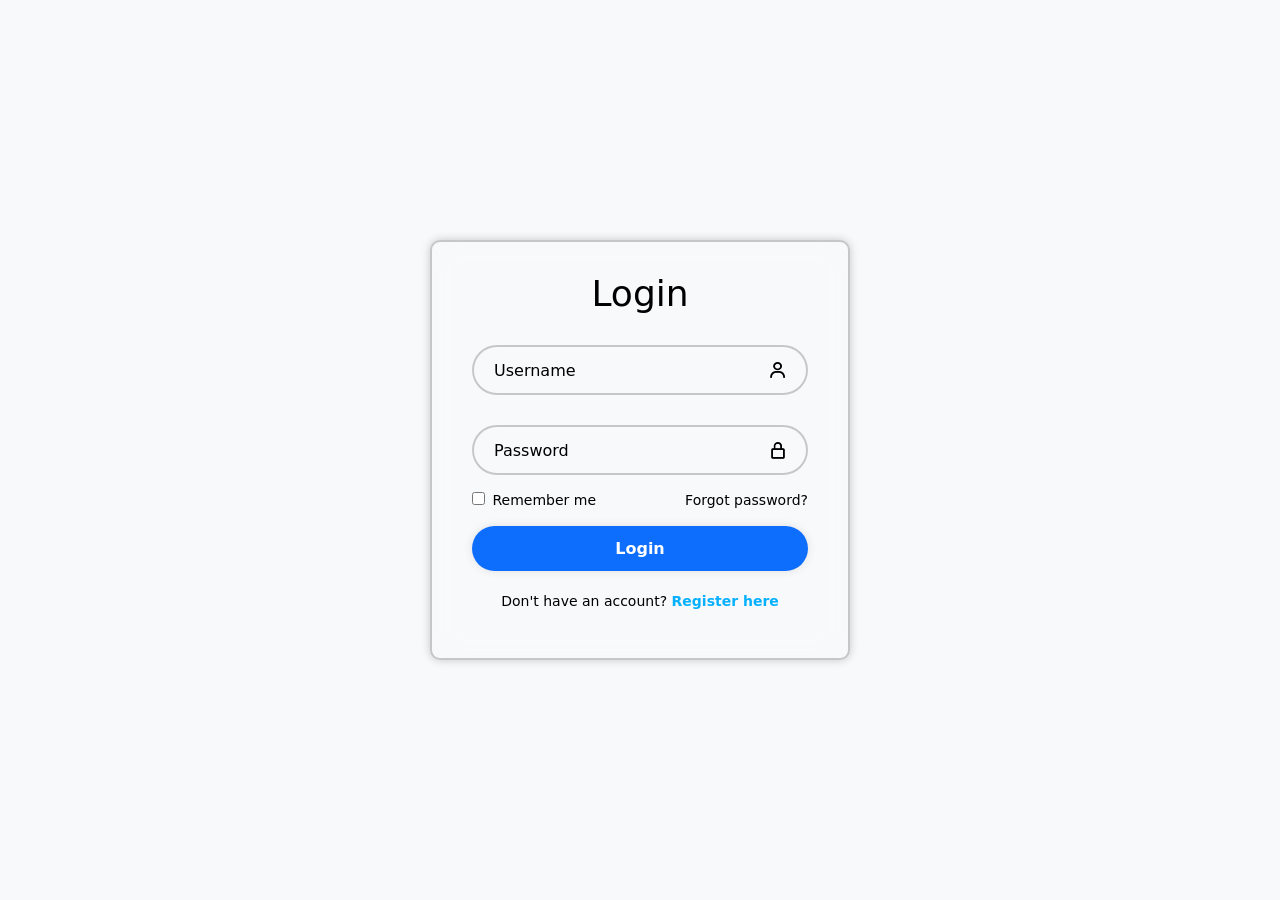
<file: index.html>
<!DOCTYPE html>
<html lang="en">
  <head>
    <meta charset="UTF-8">
    <meta name="viewport" content="width=device-width, initial-scale=1.0">
    <link rel="stylesheet" href="assets/css/style.css">
    <link href="https://cdn.jsdelivr.net/npm/bootstrap@5.3.8/dist/css/bootstrap.min.css" rel="stylesheet" integrity="sha384-sRIl4kxILFvY47J16cr9ZwB07vP4J8+LH7qKQnuqkuIAvNWLzeN8tE5YBujZqJLB" crossorigin="anonymous">
    <link rel="stylesheet" href="https://cdn.jsdelivr.net/npm/bootstrap-icons@1.13.2/font/bootstrap-icons.min.css">
    <link href="https://unpkg.com/boxicons@2.1.4/css/boxicons.min.css" rel="stylesheet">
    <title>Login Form</title>
  </head>

  <body class="bg-light">
    <div class="min-vh-100 d-flex justify-content-center align-items-center">    
      <div class="wrapper">
        <form id="loginForm" action="">
          <h1>Login</h1>
          <div class="input-box">
            <input type="text" id="username" placeholder="Username" required>
            <i class="bx bx-user"></i>
          </div>

          <div class="input-box">
            <input type="password" id="password" placeholder="Password" required>
            <i class="bx bx-lock-alt"></i>
          </div>

          <div class="remember-forgot">
            <label>
              <input type="checkbox"> Remember me
            </label>
            <a href="#">Forgot password?</a>
          </div>

          <button type="submit" class="btn">Login</button>
        </form>

        <div class="register-link">
          <p>Don't have an account? <a href="#">Register here</a></p>
        </div>
      </div>
    </div>

    <script src="assets/js/loginscript.js"></script>
    <script src="https://cdn.jsdelivr.net/npm/bootstrap@5.3.8/dist/js/bootstrap.bundle.min.js" integrity="sha384-FKyoEForCGlyvwx9Hj09JcYn3nv7wiPVlz7YYwJrWVcXK/BmnVDxM+D2scQbITxI" crossorigin="anonymous"></script>
  </body>
</html>
</file>
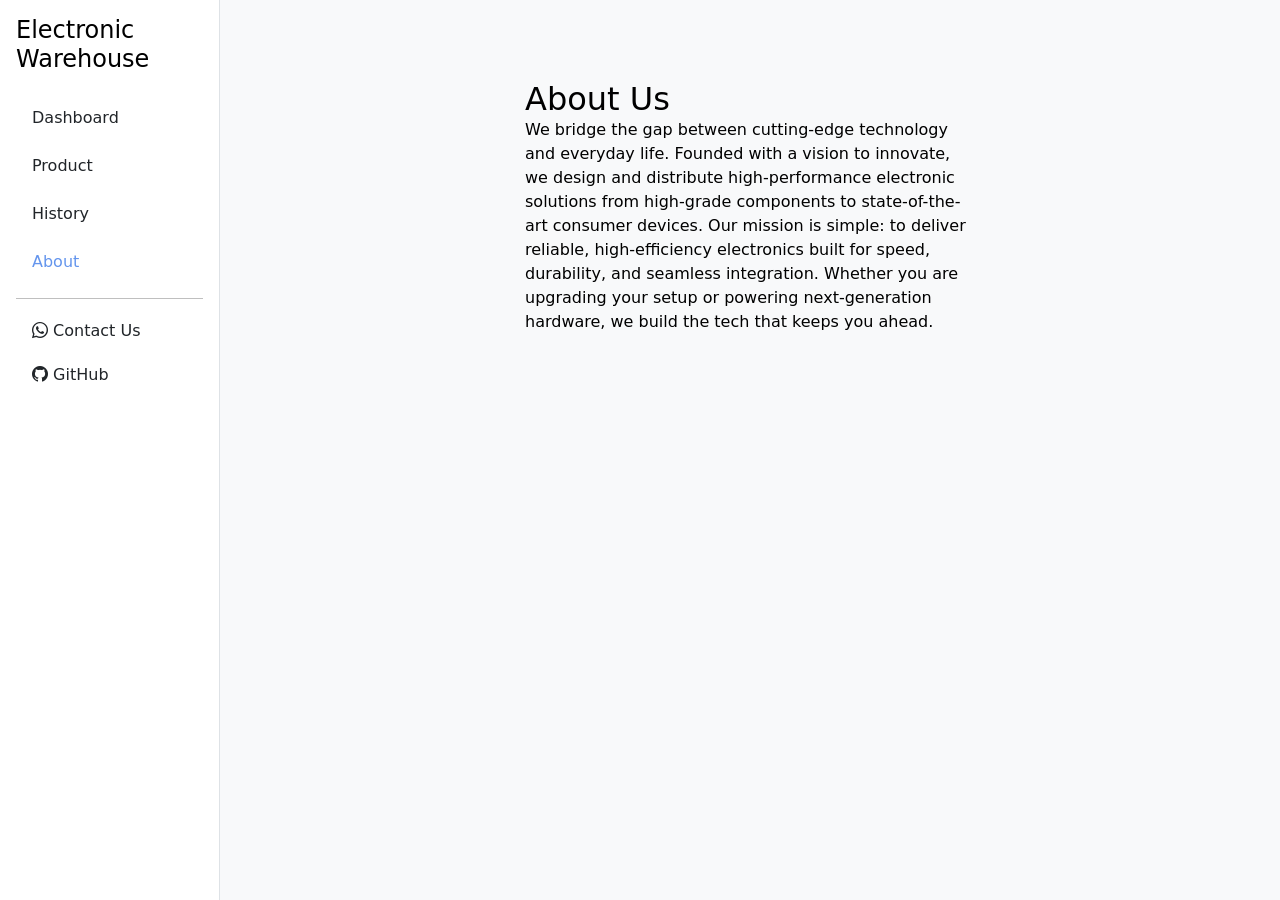
<file: about.html>
<!doctype html>
<html lang="en">
  <head>
    <meta charset="utf-8">
    <meta name="viewport" content="width=device-width, initial-scale=1">
    <title>Electronic Warehouse</title>
    <link href="https://cdn.jsdelivr.net/npm/bootstrap@5.3.8/dist/css/bootstrap.min.css" rel="stylesheet" integrity="sha384-sRIl4kxILFvY47J16cr9ZwB07vP4J8+LH7qKQnuqkuIAvNWLzeN8tE5YBujZqJLB" crossorigin="anonymous">
    <link rel="stylesheet" href="https://cdn.jsdelivr.net/npm/bootstrap-icons@1.13.2/font/bootstrap-icons.min.css">
    <link rel="stylesheet" href="assets/css/style.css">
  </head>

  <body class="text-black bg-light px-4 py-2">
    <!-- Sidebar -->
    <aside class="position-fixed top-0 start-0 vh-100 bg-white border-end p-3" style="width: 220px;">
      <h4 class="mb-4">Electronic Warehouse</h4>
      <nav class="nav flex-column gap-2">
        <a href="dashboard.html" class="nav-link text-dark">Dashboard</a>
        <a href="product.html" class="nav-link text-dark">Product</a>
        <a href="history.html" class="nav-link text-dark">History</a>
        <a href="about.html" class="nav-link text-dark active">About</a>
      </nav>
      <hr>

      <a href="https://whatsapp.com" class="nav-link text-dark py-1 px-3" target="_blank"><i class="bi bi-whatsapp"></i> Contact Us</a>
      <a href="https://github.com/GhaniIswa/uiux-electronic" class="nav-link text-dark py-3 px-3" target="_blank">
        <i class="bi bi-github"></i> GitHub
      </a>
    </aside>

    <!-- text tengah -->
    <main style="margin-left: 220px;" class="px-4 py-3">
      <div class="d-flex justify-content-center mt-5">
        <div class="py-2 px-3 w-50">
          <h2>About Us</h2>
          <p>We bridge the gap between cutting-edge technology and everyday life. Founded with a vision to innovate, we design and distribute high-performance electronic solutions from high-grade components to state-of-the-art consumer devices. Our mission is simple: to deliver reliable, high-efficiency electronics built for speed, durability, and seamless integration. Whether you are upgrading your setup or powering next-generation hardware, we build the tech that keeps you ahead.</p>
        </div>
      </div>
    </main>

    <script src="https://cdn.jsdelivr.net/npm/bootstrap@5.3.8/dist/js/bootstrap.bundle.min.js" integrity="sha384-FKyoEForCGlyvwx9Hj09JcYn3nv7wiPVlz7YYwJrWVcXK/BmnVDxM+D2scQbITxI" crossorigin="anonymous"></script>
  </body>
</html>
</file>
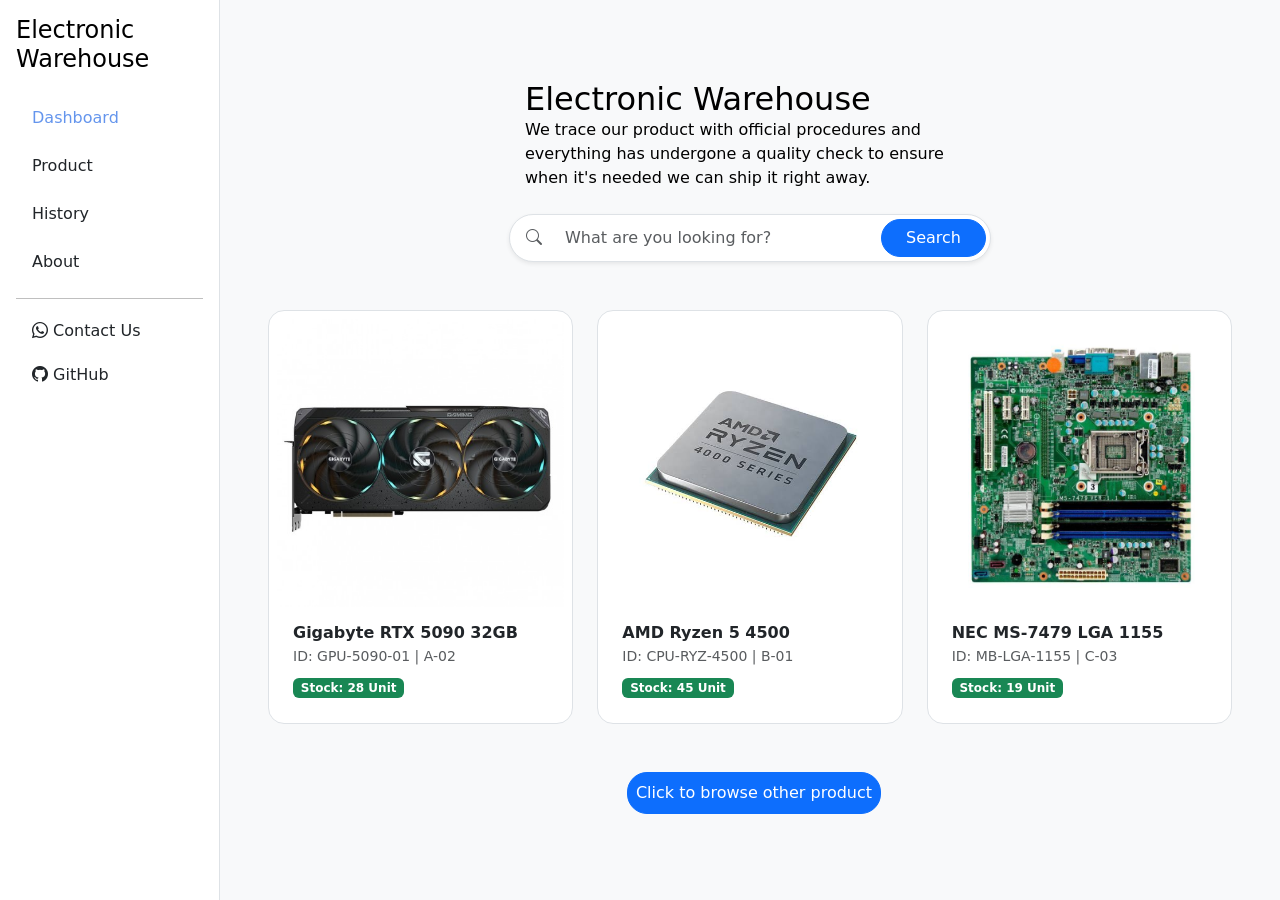
<file: dashboard.html>
<!doctype html>
<html lang="en">
  <head>
    <meta charset="utf-8">
    <meta name="viewport" content="width=device-width, initial-scale=1">
    <title>Electronic Warehouse</title>
    <link href="https://cdn.jsdelivr.net/npm/bootstrap@5.3.8/dist/css/bootstrap.min.css" rel="stylesheet" integrity="sha384-sRIl4kxILFvY47J16cr9ZwB07vP4J8+LH7qKQnuqkuIAvNWLzeN8tE5YBujZqJLB" crossorigin="anonymous">
    <link rel="stylesheet" href="https://cdn.jsdelivr.net/npm/bootstrap-icons@1.13.2/font/bootstrap-icons.min.css">
    <link rel="stylesheet" href="assets/css/style.css">
  </head>

  <body class="text-black bg-light px-4 py-2">
    <!-- Sidebar -->
    <aside class="position-fixed top-0 start-0 vh-100 bg-white border-end p-3" style="width: 220px;">
      <h4 class="mb-4">Electronic Warehouse</h4>
      <nav class="nav flex-column gap-2">
        <a href="dashboard.html" class="nav-link text-dark active">Dashboard</a>
        <a href="product.html" class="nav-link text-dark">Product</a>
        <a href="history.html" class="nav-link text-dark">History</a>
        <a href="about.html" class="nav-link text-dark">About</a>
      </nav>
      <hr>

      <a href="https://whatsapp.com" class="nav-link text-dark py-1 px-3" target="_blank"><i class="bi bi-whatsapp"></i> Contact Us</a>
      <a href="https://github.com/GhaniIswa/uiux-electronic" class="nav-link text-dark py-3 px-3" target="_blank">
        <i class="bi bi-github"></i> GitHub
      </a>
    </aside>

    <!-- Main Content -->
    <main style="margin-left: 220px;" class="px-4 py-3">

      <!-- text tengah -->
      <div class="d-flex justify-content-center mt-5">
        <div class="py-2 px-3 w-50">
          <h2>Electronic Warehouse</h2>
          <p>We trace our product with official procedures and everything has undergone a quality check to ensure when
          it's
          needed we can ship it right away.</p>
        </div>
      </div>

      <!-- searchbar -->
      <form class="d-flex mx-auto w-50 mt-3" role="search">
        <div class="input-group rounded-pill shadow-sm overflow-hidden bg-white border">
          <span class="input-group-text bg-transparent border-0 ps-3 text-muted">
            <i class="bi bi-search"></i>
          </span>
          <input class="form-control border-0 shadow-none bg-transparent" type="search" placeholder="What are you looking for?" aria-label="Search">
          <button class="btn btn-primary rounded-pill px-4 m-1" type="submit">Search</button>
        </div>
      </form>

      <!-- Produk VGA -->
      <div class="row row-cols-1 row-cols-md-3 g-4 mt-4">
        <div class="col">
          <div class="card border rounded-4 p-2">
            <img src="assets/images/vga.jpg" class="card-img-top" alt="VGA">

            <div class="card-body">
              <h6 class="card-title fw-bold mb-1">
                Gigabyte RTX 5090 32GB
              </h6>

              <p class="card-text text-muted small mb-2">
              ID: GPU-5090-01 | A-02
              </p>

              <span class="badge text-bg-success">
                Stock: 28 Unit
              </span>
            </div>
          </div>
        </div>

        <!-- Produk CPU -->
        <div class="col">
          <div class="card border rounded-4 p-2">
            <img src="assets/images/cpu.jpg" class="card-img-top" alt="CPU">

            <div class="card-body">
              <h6 class="card-title fw-bold mb-1">
                AMD Ryzen 5 4500
              </h6>

              <p class="card-text text-muted small mb-2">
              ID: CPU-RYZ-4500 | B-01
              </p>

              <span class="badge text-bg-success">
                Stock: 45 Unit
              </span>
            </div>
          </div>
        </div>

        <!-- Produk Motherboard -->
        <div class="col">
          <div class="card border rounded-4 p-2">
            <img src="assets/images/mobo.jpg" class="card-img-top" alt="Motherboard">

            <div class="card-body">
              <h6 class="card-title fw-bold mb-1">
                NEC MS-7479 LGA 1155
              </h6>

              <p class="card-text text-muted small mb-2">
              ID: MB-LGA-1155 | C-03
              </p>

              <span class="badge text-bg-success">
                Stock: 19 Unit
              </span>
            </div>
          </div>
        </div>
      </div>

      <div class="d-flex justify-content-center mt-5">
        <button id="browseotherprod" class="icon border border-primary bg-primary">Click to browse other product</button>
      </div>
    </main>

    <!-- JavaScript -->
    <script src="assets/js/dashboardscript.js"></script>

    <!-- Bootstrap JavaScript -->
    <script src="https://cdn.jsdelivr.net/npm/bootstrap@5.3.8/dist/js/bootstrap.bundle.min.js"></script>

  </body>

</html>
</file>
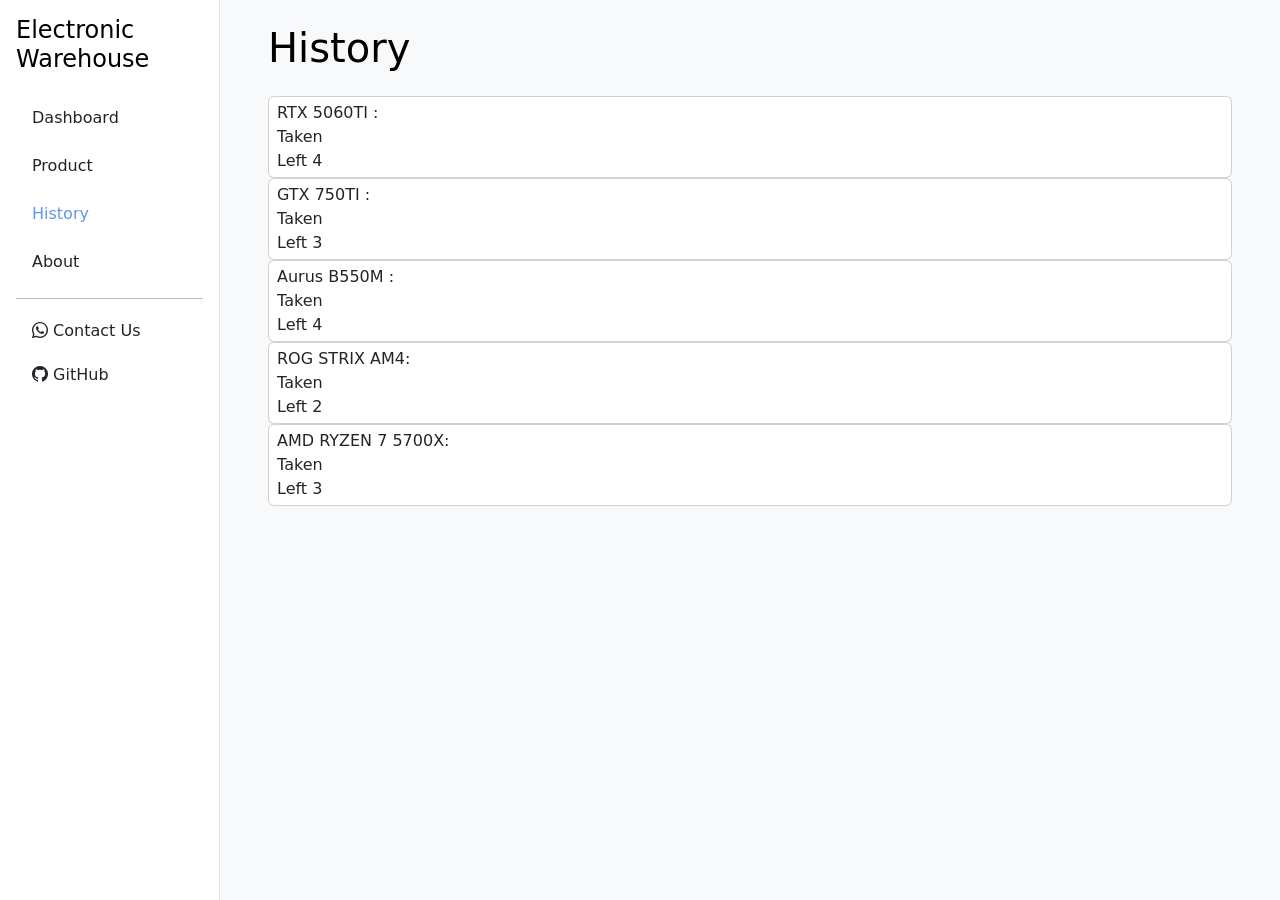
<file: history.html>
<!doctype html>
<html lang="en">
  <head>
    <meta charset="utf-8">
    <meta name="viewport" content="width=device-width, initial-scale=1">
    <title>Electronic Warehouse</title>
    <link href="https://cdn.jsdelivr.net/npm/bootstrap@5.3.8/dist/css/bootstrap.min.css" rel="stylesheet" integrity="sha384-sRIl4kxILFvY47J16cr9ZwB07vP4J8+LH7qKQnuqkuIAvNWLzeN8tE5YBujZqJLB" crossorigin="anonymous">
    <link rel="stylesheet" href="https://cdn.jsdelivr.net/npm/bootstrap-icons@1.13.2/font/bootstrap-icons.min.css">
    <link rel="stylesheet" href="assets/css/style.css">
  </head>

  <body class="text-black bg-light px-4 py-2">
    <!-- Sidebar -->
    <aside class="position-fixed top-0 start-0 vh-100 bg-white border-end p-3" style="width: 220px;">
      <h4 class="mb-4">Electronic Warehouse</h4>
      <nav class="nav flex-column gap-2">
        <a href="dashboard.html" class="nav-link text-dark">Dashboard</a>
        <a href="product.html" class="nav-link text-dark">Product</a>
        <a href="history.html" class="nav-link text-dark active">History</a>
        <a href="about.html" class="nav-link text-dark">About</a>
      </nav>
      <hr>

      <a href="https://whatsapp.com" class="nav-link text-dark py-1 px-3" target="_blank"><i class="bi bi-whatsapp"></i> Contact Us</a>
      <a href="https://github.com/GhaniIswa/uiux-electronic" class="nav-link text-dark py-3 px-3" target="_blank">
        <i class="bi bi-github"></i> GitHub
      </a>
    </aside>

    <main style="margin-left: 220px;" class="px-4 py-3">
      <div>
        <h1>History</h1>
      </div>


      <div class="mt-4">
        <div class="card px-2 py-1">
          <p>RTX 5060TI :</p>
          <p>Taken</p>
          <p>Left 4</p>
        </div>

        <div class="card px-2 py-1">
          <p>GTX 750TI :</p>
          <p>Taken</p>
          <p>Left 3</p>
        </div>

        <div class="card px-2 py-1">
          <p>Aurus B550M :</p>
          <p>Taken</p>
          <p>Left 4</p>
        </div>
        <div class="card px-2 py-1">
          <p>ROG STRIX AM4:</p>
          <p>Taken</p>
          <p>Left 2</p>
        </div>
        <div class="card px-2 py-1">
          <p>AMD RYZEN 7 5700X:</p>
          <p>Taken</p>
          <p>Left 3</p>
        </div>
      </div>

    </main>

    <script src="https://cdn.jsdelivr.net/npm/bootstrap@5.3.8/dist/js/bootstrap.bundle.min.js" integrity="sha384-FKyoEForCGlyvwx9Hj09JcYn3nv7wiPVlz7YYwJrWVcXK/BmnVDxM+D2scQbITxI" crossorigin="anonymous"></script>
  </body>
</html>
</file>
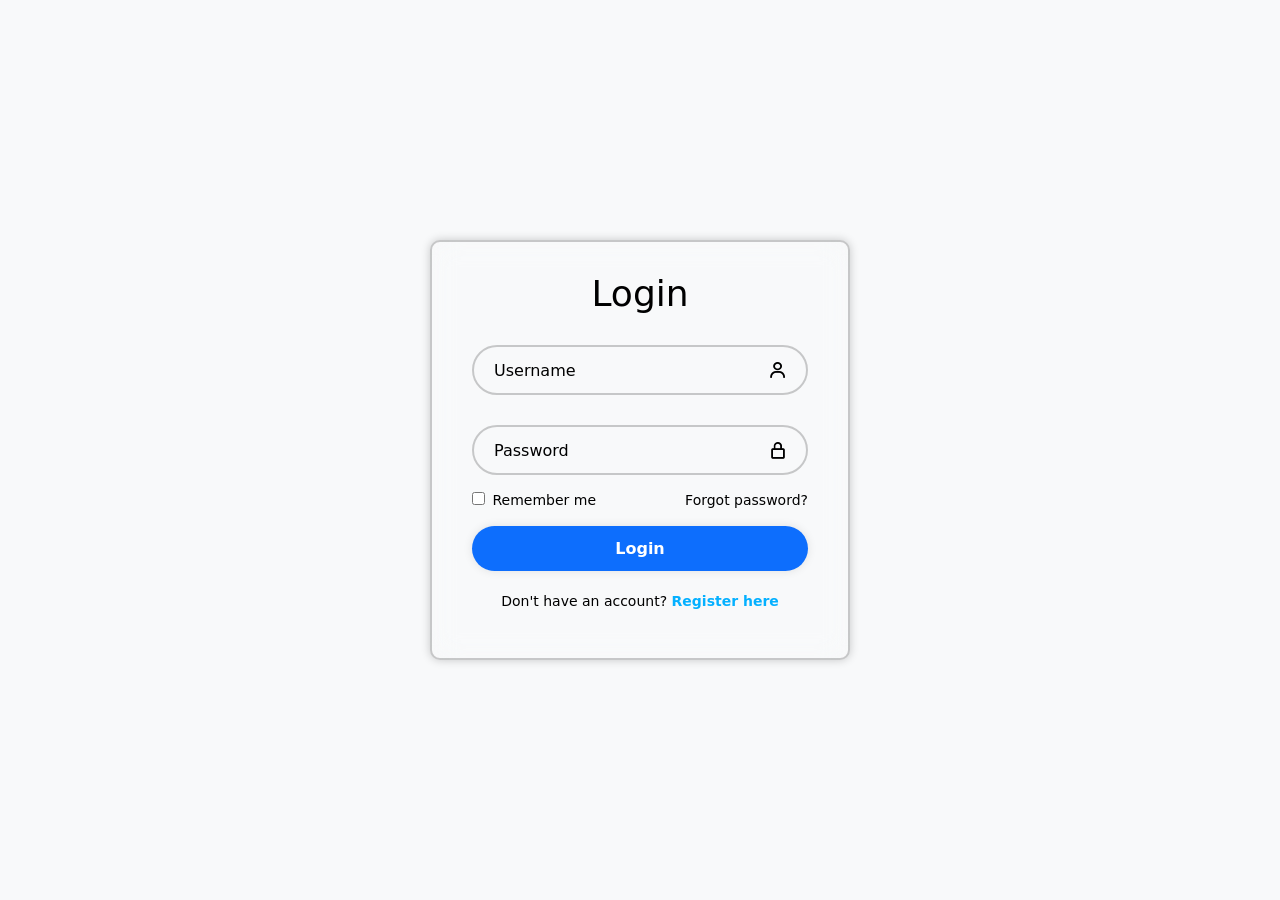
<file: login.html>
<!DOCTYPE html>
<html lang="en">
  <head>
    <meta charset="UTF-8">
    <meta name="viewport" content="width=device-width, initial-scale=1.0">
    <link rel="stylesheet" href="assets/css/style.css">
    <link href="https://cdn.jsdelivr.net/npm/bootstrap@5.3.8/dist/css/bootstrap.min.css" rel="stylesheet" integrity="sha384-sRIl4kxILFvY47J16cr9ZwB07vP4J8+LH7qKQnuqkuIAvNWLzeN8tE5YBujZqJLB" crossorigin="anonymous">
    <link rel="stylesheet" href="https://cdn.jsdelivr.net/npm/bootstrap-icons@1.13.2/font/bootstrap-icons.min.css">
    <link href="https://unpkg.com/boxicons@2.1.4/css/boxicons.min.css" rel="stylesheet">
    <title>Login Form</title>
  </head>

  <body class="bg-light">
    <div class="min-vh-100 d-flex justify-content-center align-items-center">    
      <div class="wrapper">
        <form action="">
          <h1>Login</h1>
          <div class="input-box">
            <input type="text" placeholder="Username" required>
            <i class="bx bx-user"></i>
          </div>
          <div class="input-box">
            <input type="password" placeholder="Password" required>
            <i class="bx bx-lock-alt"></i>
          </div>
          <div class="remember-forgot">
            <label>
              <input type="checkbox"> Remember me
            </label>
            <a href="#">Forgot password?</a>
          </div>
          <button type="submit" class="btn">Login</button>
        </form>
        <div class="register-link">
          <p>Don't have an account? <a href="#">Register here</a></p>
        </div>
      </div>
    </div>
  </body>
</html>
</file>
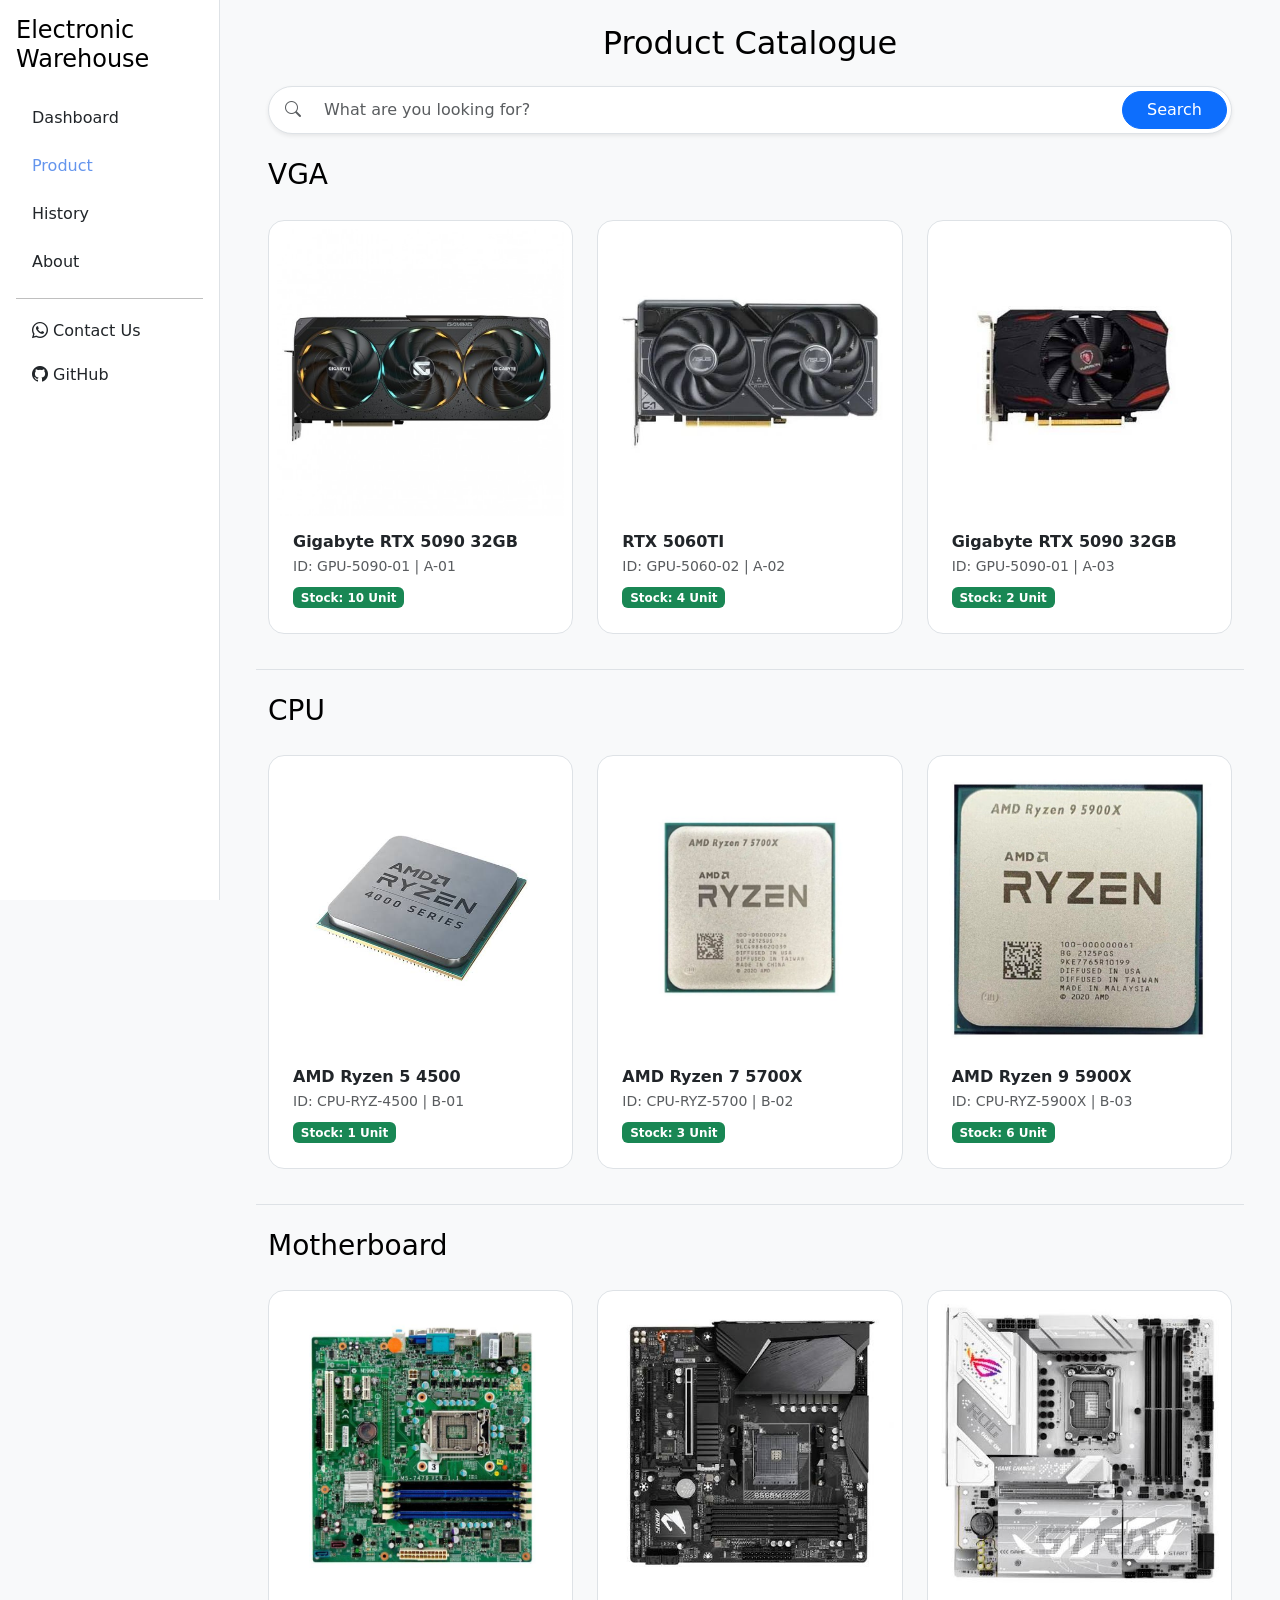
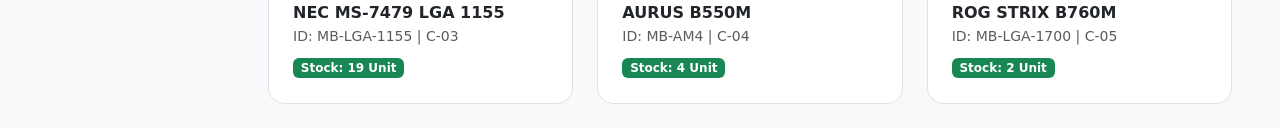
<file: product.html>
<!doctype html>
<html lang="en">
  <head>
    <meta charset="utf-8">
    <meta name="viewport" content="width=device-width, initial-scale=1">
    <title>Electronic Warehouse</title>
    <link href="https://cdn.jsdelivr.net/npm/bootstrap@5.3.8/dist/css/bootstrap.min.css" rel="stylesheet" integrity="sha384-sRIl4kxILFvY47J16cr9ZwB07vP4J8+LH7qKQnuqkuIAvNWLzeN8tE5YBujZqJLB" crossorigin="anonymous">
    <link rel="stylesheet" href="https://cdn.jsdelivr.net/npm/bootstrap-icons@1.13.2/font/bootstrap-icons.min.css">
    <link rel="stylesheet" href="assets/css/style.css">
  </head>

  <body class="text-black bg-light px-4 py-2">
    <!-- Sidebar -->
    <aside class="position-fixed top-0 start-0 vh-100 bg-white border-end p-3" style="width: 220px;">
      <h4 class="mb-4">Electronic Warehouse</h4>
      <nav class="nav flex-column gap-2">
        <a href="dashboard.html" class="nav-link text-dark">Dashboard</a>
        <a href="product.html" class="nav-link text-dark active">Product</a>
        <a href="history.html" class="nav-link text-dark">History</a>
        <a href="about.html" class="nav-link text-dark">About</a>
      </nav>
      <hr>

      <a href="https://whatsapp.com" class="nav-link text-dark py-1 px-3" target="_blank"><i class="bi bi-whatsapp"></i> Contact Us</a>
      <a href="https://github.com/GhaniIswa/uiux-electronic" class="nav-link text-dark py-3 px-3" target="_blank">
        <i class="bi bi-github"></i> GitHub
      </a>
    </aside>

    <main style="margin-left: 220px;" class="px-4 py-3">
      <!-- searchbar -->
      <h2 class="text-center">Product Catalogue</h2>
      <form class="d-flex mx-auto w-100 mt-4 mb-4" role="search">
        <div class="input-group rounded-pill shadow-sm overflow-hidden bg-white border">
          <span class="input-group-text bg-transparent border-0 ps-3 text-muted">
            <i class="bi bi-search"></i>
          </span>
          <input class="form-control border-0 shadow-none bg-transparent" type="search" placeholder="What are you looking for?" aria-label="Search">
          <button class="btn btn-primary rounded-pill px-4 m-1" type="submit">Search</button>
        </div>
      </form>

      <!-- Produk VGA -->
      <h3>VGA</h3>
      <div class="row row-cols-1 row-cols-md-3 g-4 mt-1 border-bottom">
        <div class="col">
          <div class="card border rounded-4 p-2">
            <img src="assets/images/vga.jpg" class="card-img-top" alt="VGA">

            <div class="card-body">
              <h6 class="card-title fw-bold mb-1">
                Gigabyte RTX 5090 32GB
              </h6>

              <p class="card-text text-muted small mb-2">
              ID: GPU-5090-01 | A-01
              </p>

              <span class="badge text-bg-success">
                Stock: 10 Unit
              </span>
            </div>
          </div>
        </div>

        <div class="col">
          <div class="card border rounded-4 p-2">
            <img src="assets/images/vga2.jpeg" class="card-img-top" alt="VGA">

            <div class="card-body">
              <h6 class="card-title fw-bold mb-1">
                RTX 5060TI
              </h6>

              <p class="card-text text-muted small mb-2">
              ID: GPU-5060-02 | A-02
              </p>

              <span class="badge text-bg-success">
                Stock: 4 Unit
              </span>
            </div>
          </div>
        </div>

        <div class="col">
          <div class="card border rounded-4 p-2">
            <img src="assets/images/vga3.jpeg" class="card-img-top" alt="VGA">

            <div class="card-body">
              <h6 class="card-title fw-bold mb-1">
                Gigabyte RTX 5090 32GB
              </h6>

              <p class="card-text text-muted small mb-2">
              ID: GPU-5090-01 | A-03
              </p>

              <span class="badge text-bg-success">
                Stock: 2 Unit
              </span>
            </div>
          </div>
        </div>
      </div>

      <!-- Produk CPU -->
      <h3 class="mt-4">CPU</h3>
      <div class="row row-cols-1 row-cols-md-3 mt-1 g-4 border-bottom">
        <div class="col">
          <div class="card border rounded-4 p-2">
            <img src="assets/images/cpu.jpg" class="card-img-top" alt="CPU">

            <div class="card-body">
              <h6 class="card-title fw-bold mb-1">
                AMD Ryzen 5 4500
              </h6>

              <p class="card-text text-muted small mb-2">
              ID: CPU-RYZ-4500 | B-01
              </p>

              <span class="badge text-bg-success">
                Stock: 1 Unit
              </span>
            </div>
          </div>
        </div>

        <div class="col">
          <div class="card border rounded-4 p-2">
            <img src="assets/images/cpu3.jpeg" class="card-img-top" alt="CPU">

            <div class="card-body">
              <h6 class="card-title fw-bold mb-1">
                AMD Ryzen 7 5700X
              </h6>

              <p class="card-text text-muted small mb-2">
              ID: CPU-RYZ-5700 | B-02
              </p>

              <span class="badge text-bg-success">
                Stock: 3 Unit
              </span>
            </div>
          </div>
        </div>

        <div class="col">
          <div class="card border rounded-4 p-2">
            <img src="assets/images/cpu2.jpeg" class="card-img-top" alt="CPU">

            <div class="card-body">
              <h6 class="card-title fw-bold mb-1">
                AMD Ryzen 9 5900X
              </h6>

              <p class="card-text text-muted small mb-2">
              ID: CPU-RYZ-5900X | B-03
              </p>

              <span class="badge text-bg-success">
                Stock: 6 Unit
              </span>
            </div>
          </div>
        </div>
      </div>

        <!-- Produk Motherboard -->
        <h3 class="mt-4">Motherboard</h3>
        <div class="row row-cols-1 row-cols-md-3 g-4 mt-1">
          <div class="col">
            <div class="card border rounded-4 p-2">
              <img src="assets/images/mobo.jpg" class="card-img-top" alt="Motherboard">

              <div class="card-body">
                <h6 class="card-title fw-bold mb-1">
                  NEC MS-7479 LGA 1155
                </h6>

                <p class="card-text text-muted small mb-2">
                ID: MB-LGA-1155 | C-03
                </p>

                <span class="badge text-bg-success">
                  Stock: 19 Unit
                </span>
              </div>
            </div>
          </div>

          <div class="col">
            <div class="card border rounded-4 p-2">
              <img src="assets/images/mobo2.jpeg" class="card-img-top" alt="Motherboard">

              <div class="card-body">
                <h6 class="card-title fw-bold mb-1">
                  AURUS B550M
                </h6>

                <p class="card-text text-muted small mb-2">
                ID: MB-AM4 | C-04
                </p>

                <span class="badge text-bg-success">
                  Stock: 4 Unit
                </span>
              </div>
            </div>
          </div>

          <div class="col">
            <div class="card border rounded-4 p-2">
              <img src="assets/images/mobo3.jpeg" class="card-img-top" alt="Motherboard">

              <div class="card-body">
                <h6 class="card-title fw-bold mb-1">
                  ROG STRIX B760M
                </h6>

                <p class="card-text text-muted small mb-2">
                ID: MB-LGA-1700 | C-05
                </p>

                <span class="badge text-bg-success">
                  Stock: 2 Unit
                </span>
              </div>
            </div>
          </div>
        </div>
    </main>

    <script src="https://cdn.jsdelivr.net/npm/bootstrap@5.3.8/dist/js/bootstrap.bundle.min.js" integrity="sha384-FKyoEForCGlyvwx9Hj09JcYn3nv7wiPVlz7YYwJrWVcXK/BmnVDxM+D2scQbITxI" crossorigin="anonymous"></script>
  </body>
</html>
</file>
<file: assets/css/style.css>
/* dashboard */
p, h1, h2, h3, h4, h5, h6 {
  padding: 0px;
  margin: 0px;
}

.active {
  color: cornflowerblue !important;
}

.nav-link:hover {
  color: cornflowerblue !important;
}

.icon {
  color: white;
  min-width: 40px;
  transition: 0.3s;
  padding: 8px;
  margin-left: 8px;
}

.border{
  border-radius: 20px;
}

.border-bottom {
  padding-bottom: 35px;
}

.icon:hover {
  background-color: #0a58ca !important;
}

/* loginscreen */
.wrapper{
    width: 420px;
    background-color:transparent;
    border:2px solid rgba(0, 0, 0,.2);
    backdrop-filter: blur(15px);
    box-shadow: 0 0 10px rgba(0, 0, 0,.2);
    color: #000000;
    border-radius: 10px;
    padding: 30px 40px;
}

.wrapper h1{
    font-size: 36px;
    text-align: center;
}

.wrapper .input-box{
    width: 100%;
    height: 50px;
    position: relative;
    margin: 30px 0;
}

.input-box input{
    width: 100%;
    height: 100%;
    background: transparent;
    border:none;
    outline: none;
    border: 2px solid rgba(0, 0, 0,.2);
    border-radius: 40px;
    font-size: 16px;
    color: #000000;
    padding: 20px 45px 20px 20px;
}
.input-box input::placeholder{
    color: #000000;
}

.input-box i{
    position: absolute;
    right: 20px;
    top: 50%;
    transform: translateY(-50%);
    font-size: 20px;
}

.wrapper .remember-forgot{
    display: flex;
    justify-content: space-between;
    font-size: 14px;
    margin:-15px 0 15px;
}

.remember-forgot label input{
    accent-color: #000000;
    margin-right: 3px;
}

.remember-forgot a{
    color: #000000;
    text-decoration: none;
}

.remember-forgot a:hover{
    text-decoration: underline;
}

.wrapper .btn{
    width: 100%;
    height: 45px;
    background: #0d6efd;
    border:none;
    outline: none;
    border-radius: 40px;
    box-shadow: 0 0 10px rgba(0, 0, 0,.1);
    cursor: pointer;
    font-size: 16px;
    font-weight: 600;
    color: #ffffff;
}

.wrapper .btn:hover {
  color: white;
  background-color: #0a58ca;
}

.wrapper .register-link{
    text-align: center;
    margin: 20px 0 15px;
    font-size: 14px;
}

.wrapper .register-link p a{
    color: #04b0ff;
    text-decoration: none;
    font-weight: 600;
}

.wrapper .register-link p a:hover{
    text-decoration: underline;
}
</file>
